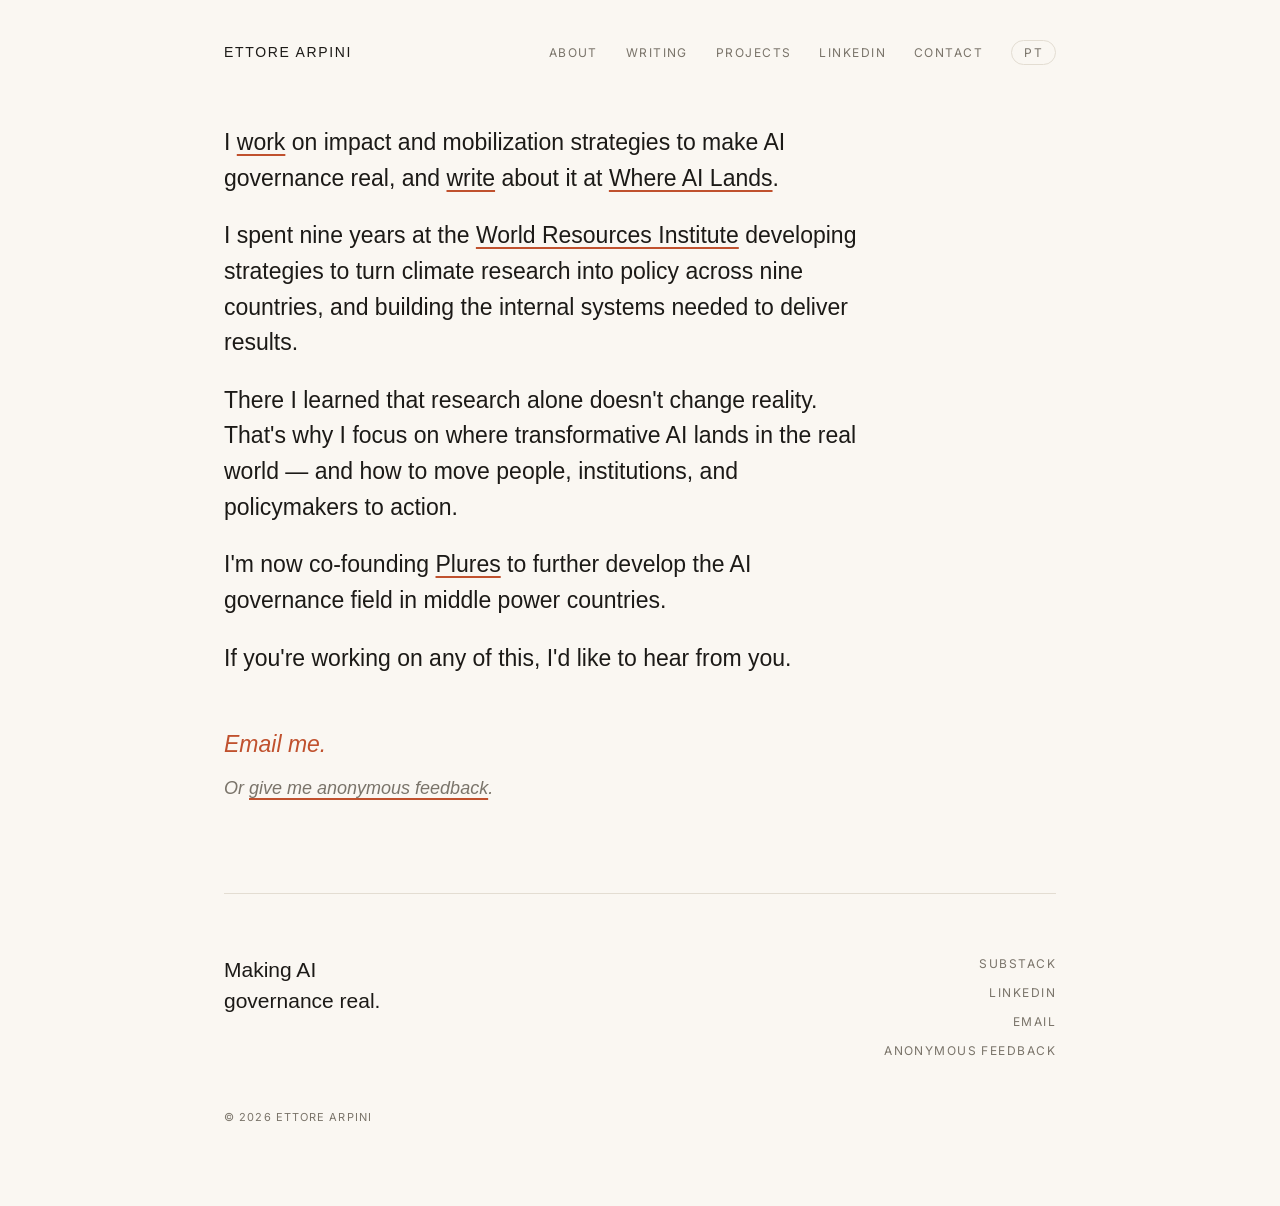
<file: index.html>
<!DOCTYPE html>
<html lang="en">
<head>
<meta charset="UTF-8">
<meta name="viewport" content="width=device-width, initial-scale=1">
<title>Ettore Arpini</title>
<meta name="description" content="Ettore Arpini works on impact and mobilization strategies to make AI governance real, and writes about it at Where AI Lands. Nine years at the World Resources Institute; now co-founding Plures to develop the AI governance field in middle power countries.">
<link rel="preconnect" href="https://fonts.googleapis.com">
<link rel="preconnect" href="https://fonts.gstatic.com" crossorigin>
<link href="https://fonts.googleapis.com/css2?family=Inter:wght@400;500&display=swap" rel="stylesheet">
<link rel="stylesheet" href="style.css">
</head>
<body class="home">
<div class="wrap">
  <header>
    <a class="brand" href="index.html">Ettore Arpini</a>
    <nav>
      <a href="about.html" data-en="About" data-pt="Sobre">About</a>
      <a href="writing.html" data-en="Writing" data-pt="Escrita">Writing</a>
      <a href="projects.html" data-en="Projects" data-pt="Projetos">Projects</a>
      <a href="https://www.linkedin.com/in/arpini" target="_blank" rel="noopener">LinkedIn</a>
      <a href="mailto:ettore.arpini@gmail.com" data-en="Contact" data-pt="Contato">Contact</a>
      <button class="lang-toggle" id="langToggle" aria-label="Switch language">PT</button>
    </nav>
  </header>
</div>

<main>
  <div class="wrap">
    <section class="hero">
      <h1
        data-en="I <a href='https://plures.org/' target='_blank' rel='noopener'>work</a> on impact and mobilization strategies to make AI governance real, and <a href='https://arpini.substack.com/' target='_blank' rel='noopener'>write</a> about it at <a href='https://arpini.substack.com/' target='_blank' rel='noopener'>Where AI Lands</a>."
        data-pt="<a href='https://plures.org/' target='_blank' rel='noopener'>Trabalho</a> com estratégias de impacto e mobilização para tornar a governança de IA realidade, e <a href='https://arpini.substack.com/' target='_blank' rel='noopener'>escrevo</a> sobre isso na <a href='https://arpini.substack.com/' target='_blank' rel='noopener'>Where AI Lands</a>.">
        I <a href='https://plures.org/' target='_blank' rel='noopener'>work</a> on impact and mobilization strategies to make AI governance real, and <a href='https://arpini.substack.com/' target='_blank' rel='noopener'>write</a> about it at <a href='https://arpini.substack.com/' target='_blank' rel='noopener'>Where AI Lands</a>.
      </h1>
      <p class="lead"
        data-en="I spent nine years at the <a href='https://www.wri.org/' target='_blank' rel='noopener'>World Resources Institute</a> developing strategies to turn climate research into policy across nine countries, and building the internal systems needed to deliver results."
        data-pt="Passei nove anos no <a href='https://www.wri.org/' target='_blank' rel='noopener'>World Resources Institute</a> desenvolvendo estratégias para transformar pesquisa climática em política pública em nove países, e construindo os sistemas internos necessários para entregar resultados.">
        I spent nine years at the <a href='https://www.wri.org/' target='_blank' rel='noopener'>World Resources Institute</a> developing strategies to turn climate research into policy across nine countries, and building the internal systems needed to deliver results.
      </p>
      <p class="lead"
        data-en="There I learned that research alone doesn't change reality. That's why I focus on where transformative AI lands in the real world — and how to move people, institutions, and policymakers to action."
        data-pt="Lá aprendi que pesquisa sozinha não muda a realidade. Por isso foco em onde a IA transformadora aterrissa no mundo real — e em como mover pessoas, instituições e formuladores de políticas à ação.">
        There I learned that research alone doesn't change reality. That's why I focus on where transformative AI lands in the real world — and how to move people, institutions, and policymakers to action.
      </p>
      <p class="lead"
        data-en="I'm now co-founding <a href='https://plures.org/' target='_blank' rel='noopener'>Plures</a> to further develop the AI governance field in middle power countries."
        data-pt="Agora estou cofundando a <a href='https://plures.org/' target='_blank' rel='noopener'>Plures</a> para desenvolver ainda mais o campo da governança de IA em países de potência média.">
        I'm now co-founding <a href='https://plures.org/' target='_blank' rel='noopener'>Plures</a> to further develop the AI governance field in middle power countries.
      </p>
      <p class="lead"
        data-en="If you're working on any of this, I'd like to hear from you."
        data-pt="Se você trabalha com algo disso, quero te ouvir.">
        If you're working on any of this, I'd like to hear from you.
      </p>
      <a class="email" href="mailto:ettore.arpini@gmail.com" data-en="Email me." data-pt="Me escreva.">Email me.</a>
      <p class="aside"
        data-en="Or <a href='https://www.admonymous.co/arpini' target='_blank' rel='noopener'>give me anonymous feedback</a>."
        data-pt="Ou <a href='https://www.admonymous.co/arpini' target='_blank' rel='noopener'>me dê um feedback anônimo</a>.">
        Or <a href='https://www.admonymous.co/arpini' target='_blank' rel='noopener'>give me anonymous feedback</a>.
      </p>
    </section>
  </div>
</main>

<div class="wrap">
  <footer>
    <div class="footer-inner">
      <div class="sig"
        data-en="Making AI<br>governance real."
        data-pt="Tornando a governança<br>de IA realidade.">
        Making AI<br>governance real.
      </div>
      <div class="socials">
        <a href="https://arpini.substack.com" target="_blank" rel="noopener">Substack</a>
        <a href="https://www.linkedin.com/in/arpini" target="_blank" rel="noopener">LinkedIn</a>
        <a href="mailto:ettore.arpini@gmail.com">Email</a>
        <a href="https://www.admonymous.co/arpini" target="_blank" rel="noopener" data-en="Anonymous feedback" data-pt="Feedback anônimo">Anonymous feedback</a>
      </div>
    </div>
    <div class="copyright">© 2026 Ettore Arpini</div>
  </footer>
</div>

<script src="site.js"></script>
</body>
</html>
</file>
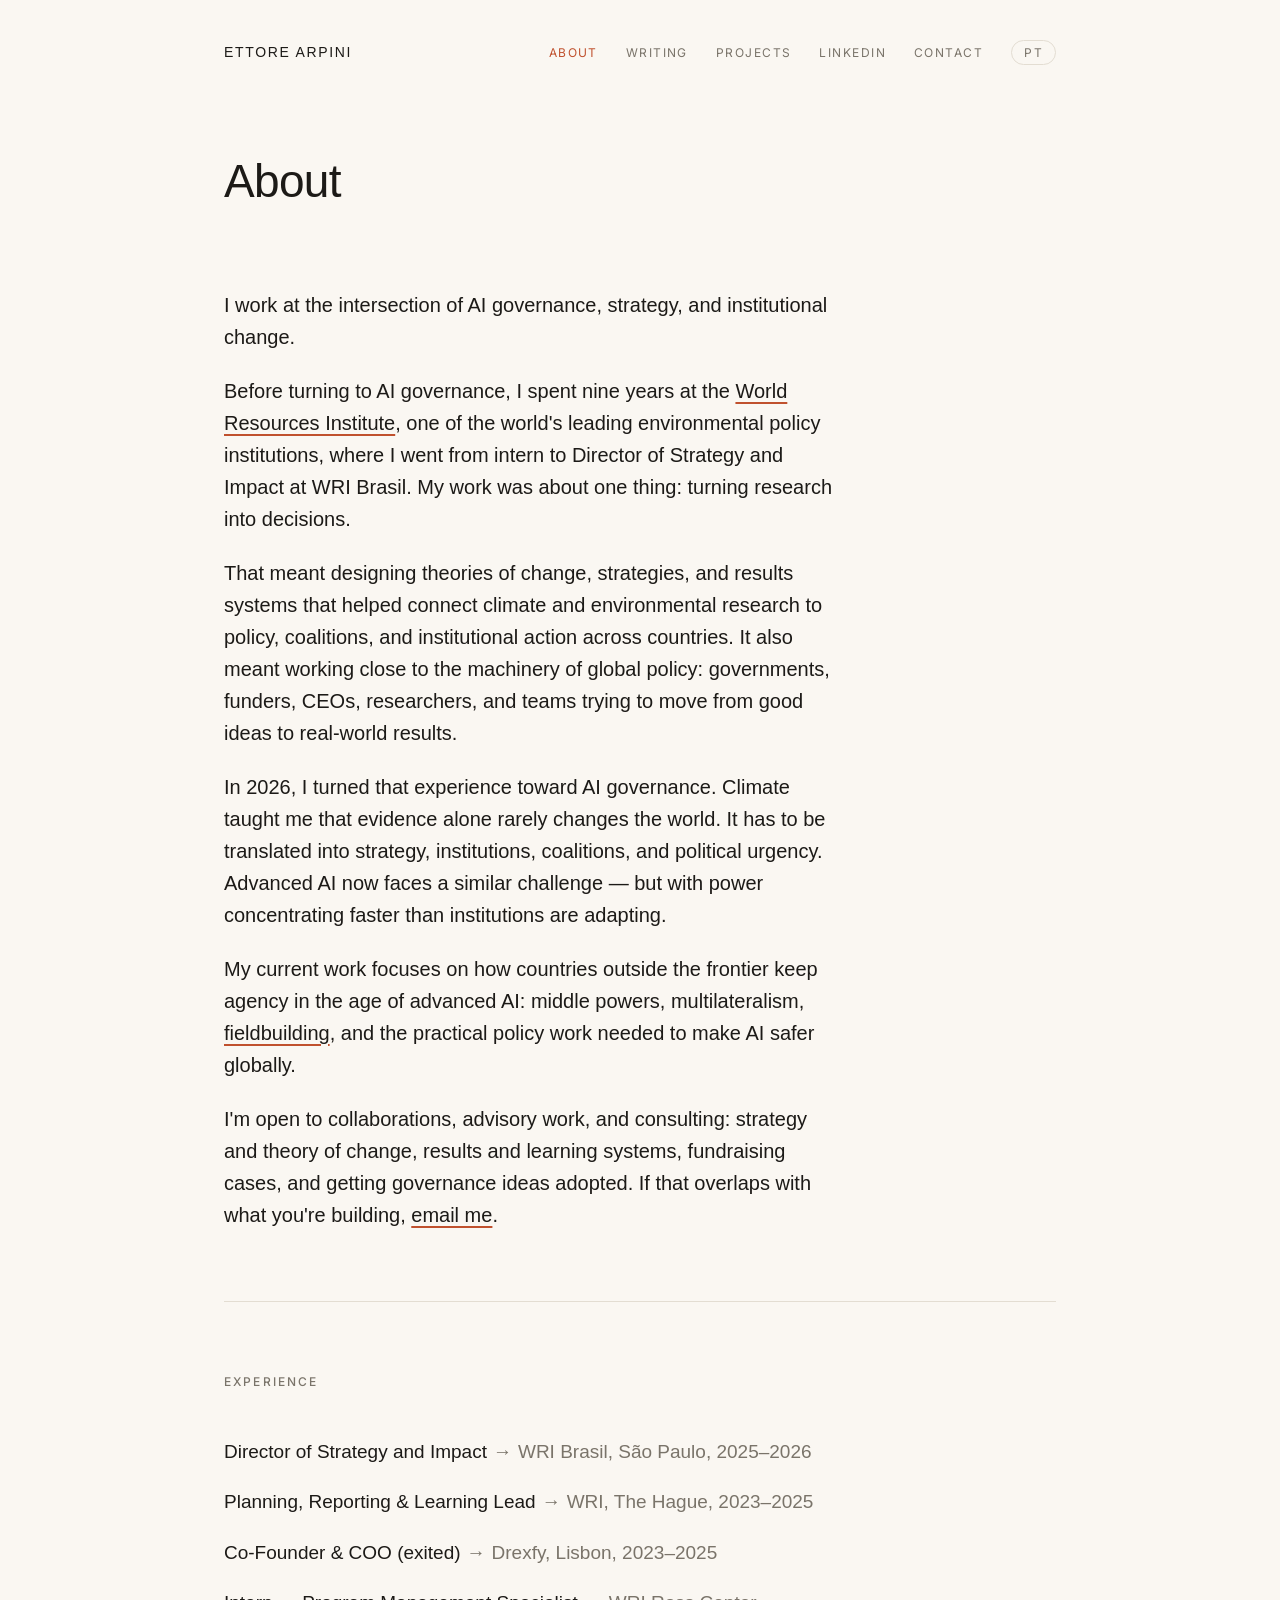
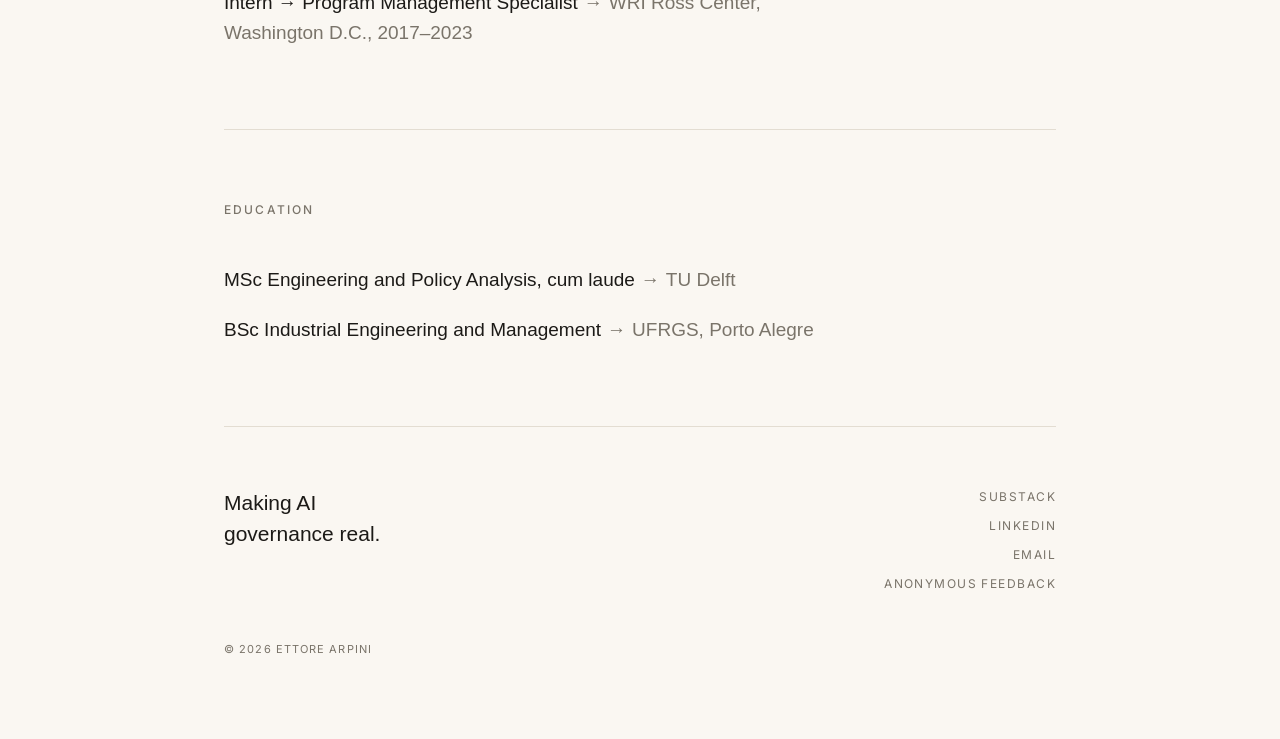
<file: about.html>
<!DOCTYPE html>
<html lang="en">
<head>
<meta charset="UTF-8">
<meta name="viewport" content="width=device-width, initial-scale=1">
<title>About — Ettore Arpini</title>
<meta name="description" content="About Ettore Arpini — from climate policy at WRI to AI governance.">
<link rel="preconnect" href="https://fonts.googleapis.com">
<link rel="preconnect" href="https://fonts.gstatic.com" crossorigin>
<link href="https://fonts.googleapis.com/css2?family=Inter:wght@400;500&display=swap" rel="stylesheet">
<link rel="stylesheet" href="style.css">
</head>
<body>
<div class="wrap">
  <header>
    <a class="brand" href="index.html">Ettore Arpini</a>
    <nav>
      <a href="about.html" class="active" data-en="About" data-pt="Sobre">About</a>
      <a href="writing.html" data-en="Writing" data-pt="Escrita">Writing</a>
      <a href="projects.html" data-en="Projects" data-pt="Projetos">Projects</a>
      <a href="https://www.linkedin.com/in/arpini" target="_blank" rel="noopener">LinkedIn</a>
      <a href="mailto:ettore.arpini@gmail.com" data-en="Contact" data-pt="Contato">Contact</a>
      <button class="lang-toggle" id="langToggle" aria-label="Switch language">PT</button>
    </nav>
  </header>
</div>

<main>
  <div class="wrap">
    <h1 class="page-title" data-en="About" data-pt="Sobre">About</h1>

    <section class="about">
      <p data-en="I work at the intersection of AI governance, strategy, and institutional change."
         data-pt="Trabalho na interseção entre governança de IA, estratégia e mudança institucional.">
        I work at the intersection of AI governance, strategy, and institutional change.
      </p>
      <p data-en="Before turning to AI governance, I spent nine years at the <a href='https://www.wri.org' target='_blank' rel='noopener'>World Resources Institute</a>, one of the world's leading environmental policy institutions, where I went from intern to Director of Strategy and Impact at WRI Brasil. My work was about one thing: turning research into decisions."
         data-pt="Antes de me voltar para a governança de IA, passei nove anos no <a href='https://www.wri.org' target='_blank' rel='noopener'>World Resources Institute</a>, uma das principais instituições de política ambiental do mundo, onde fui de estagiário a Diretor de Estratégia e Impacto do WRI Brasil. Meu trabalho era sobre uma coisa: transformar pesquisa em decisão.">
        Before turning to AI governance, I spent nine years at the <a href='https://www.wri.org' target='_blank' rel='noopener'>World Resources Institute</a>, one of the world's leading environmental policy institutions, where I went from intern to Director of Strategy and Impact at WRI Brasil. My work was about one thing: turning research into decisions.
      </p>
      <p data-en="That meant designing theories of change, strategies, and results systems that helped connect climate and environmental research to policy, coalitions, and institutional action across countries. It also meant working close to the machinery of global policy: governments, funders, CEOs, researchers, and teams trying to move from good ideas to real-world results."
         data-pt="Isso significava desenhar teorias da mudança, estratégias e sistemas de resultados que ajudavam a conectar pesquisa climática e ambiental a políticas, coalizões e ação institucional em diversos países. Também significava trabalhar perto da engrenagem da política global: governos, financiadores, CEOs, pesquisadores e equipes tentando ir de boas ideias a resultados concretos.">
        That meant designing theories of change, strategies, and results systems that helped connect climate and environmental research to policy, coalitions, and institutional action across countries. It also meant working close to the machinery of global policy: governments, funders, CEOs, researchers, and teams trying to move from good ideas to real-world results.
      </p>
      <p data-en="In 2026, I turned that experience toward AI governance. Climate taught me that evidence alone rarely changes the world. It has to be translated into strategy, institutions, coalitions, and political urgency. Advanced AI now faces a similar challenge — but with power concentrating faster than institutions are adapting."
         data-pt="Em 2026, apontei essa experiência para a governança de IA. O clima me ensinou que evidência sozinha raramente muda o mundo. Ela precisa ser traduzida em estratégia, instituições, coalizões e urgência política. A IA avançada enfrenta agora um desafio parecido — mas com o poder se concentrando mais rápido do que as instituições estão se adaptando.">
        In 2026, I turned that experience toward AI governance. Climate taught me that evidence alone rarely changes the world. It has to be translated into strategy, institutions, coalitions, and political urgency. Advanced AI now faces a similar challenge — but with power concentrating faster than institutions are adapting.
      </p>
      <p data-en="My current work focuses on how countries outside the frontier keep agency in the age of advanced AI: middle powers, multilateralism, <a href='https://plures.org' target='_blank' rel='noopener'>fieldbuilding</a>, and the practical policy work needed to make AI safer globally."
         data-pt="Meu trabalho atual foca em como países fora da fronteira mantêm agência na era da IA avançada: potências médias, multilateralismo, <a href='https://plures.org' target='_blank' rel='noopener'>construção de campo</a> e o trabalho prático de políticas necessário para tornar a IA mais segura globalmente.">
        My current work focuses on how countries outside the frontier keep agency in the age of advanced AI: middle powers, multilateralism, <a href='https://plures.org' target='_blank' rel='noopener'>fieldbuilding</a>, and the practical policy work needed to make AI safer globally.
      </p>
      <p data-en="I'm open to collaborations, advisory work, and consulting: strategy and theory of change, results and learning systems, fundraising cases, and getting governance ideas adopted. If that overlaps with what you're building, <a href='mailto:ettore.arpini@gmail.com'>email me</a>."
         data-pt="Estou aberto a colaborações, trabalho de assessoria e consultoria: estratégia e teoria da mudança, sistemas de resultados e aprendizagem, casos de captação de recursos e a adoção de ideias de governança. Se isso cruza com o que você está construindo, <a href='mailto:ettore.arpini@gmail.com'>me escreva</a>.">
        I'm open to collaborations, advisory work, and consulting: strategy and theory of change, results and learning systems, fundraising cases, and getting governance ideas adopted. If that overlaps with what you're building, <a href='mailto:ettore.arpini@gmail.com'>email me</a>.
      </p>
    </section>

    <section>
      <div class="label" data-en="Experience" data-pt="Experiência">Experience</div>
      <ul class="exp">
        <li><span class="role" data-en="Director of Strategy and Impact" data-pt="Diretor de Estratégia e Impacto">Director of Strategy and Impact</span><span class="arrow">→</span><span class="where">WRI Brasil, São Paulo, 2025–2026</span></li>
        <li><span class="role" data-en="Planning, Reporting &amp; Learning Lead" data-pt="Líder de Planejamento e Aprendizagem">Planning, Reporting &amp; Learning Lead</span><span class="arrow">→</span><span class="where" data-en="WRI, The Hague, 2023–2025" data-pt="WRI, Haia, 2023–2025">WRI, The Hague, 2023–2025</span></li>
        <li><span class="role" data-en="Co-Founder &amp; COO (exited)" data-pt="Cofundador e COO (com saída)">Co-Founder &amp; COO (exited)</span><span class="arrow">→</span><span class="where" data-en="Drexfy, Lisbon, 2023–2025" data-pt="Drexfy, Lisboa, 2023–2025">Drexfy, Lisbon, 2023–2025</span></li>
        <li><span class="role" data-en="Intern → Program Management Specialist" data-pt="Estagiário → Especialista em Gestão de Programas">Intern → Program Management Specialist</span><span class="arrow">→</span><span class="where">WRI Ross Center, Washington D.C., 2017–2023</span></li>
      </ul>
    </section>

    <section>
      <div class="label" data-en="Education" data-pt="Formação">Education</div>
      <ul class="exp">
        <li><span class="role" data-en="MSc Engineering and Policy Analysis, cum laude" data-pt="Mestrado em Engenharia e Análise de Políticas, cum laude">MSc Engineering and Policy Analysis, cum laude</span><span class="arrow">→</span><span class="where">TU Delft</span></li>
        <li><span class="role" data-en="BSc Industrial Engineering and Management" data-pt="Engenharia de Produção">BSc Industrial Engineering and Management</span><span class="arrow">→</span><span class="where">UFRGS, Porto Alegre</span></li>
      </ul>
    </section>
  </div>
</main>

<div class="wrap">
  <footer>
    <div class="footer-inner">
      <div class="sig"
        data-en="Making AI<br>governance real."
        data-pt="Tornando a governança<br>de IA realidade.">
        Making AI<br>governance real.
      </div>
      <div class="socials">
        <a href="https://arpini.substack.com" target="_blank" rel="noopener">Substack</a>
        <a href="https://www.linkedin.com/in/arpini" target="_blank" rel="noopener">LinkedIn</a>
        <a href="mailto:ettore.arpini@gmail.com">Email</a>
        <a href="https://www.admonymous.co/arpini" target="_blank" rel="noopener" data-en="Anonymous feedback" data-pt="Feedback anônimo">Anonymous feedback</a>
      </div>
    </div>
    <div class="copyright">© 2026 Ettore Arpini</div>
  </footer>
</div>

<script src="site.js"></script>
</body>
</html>
</file>
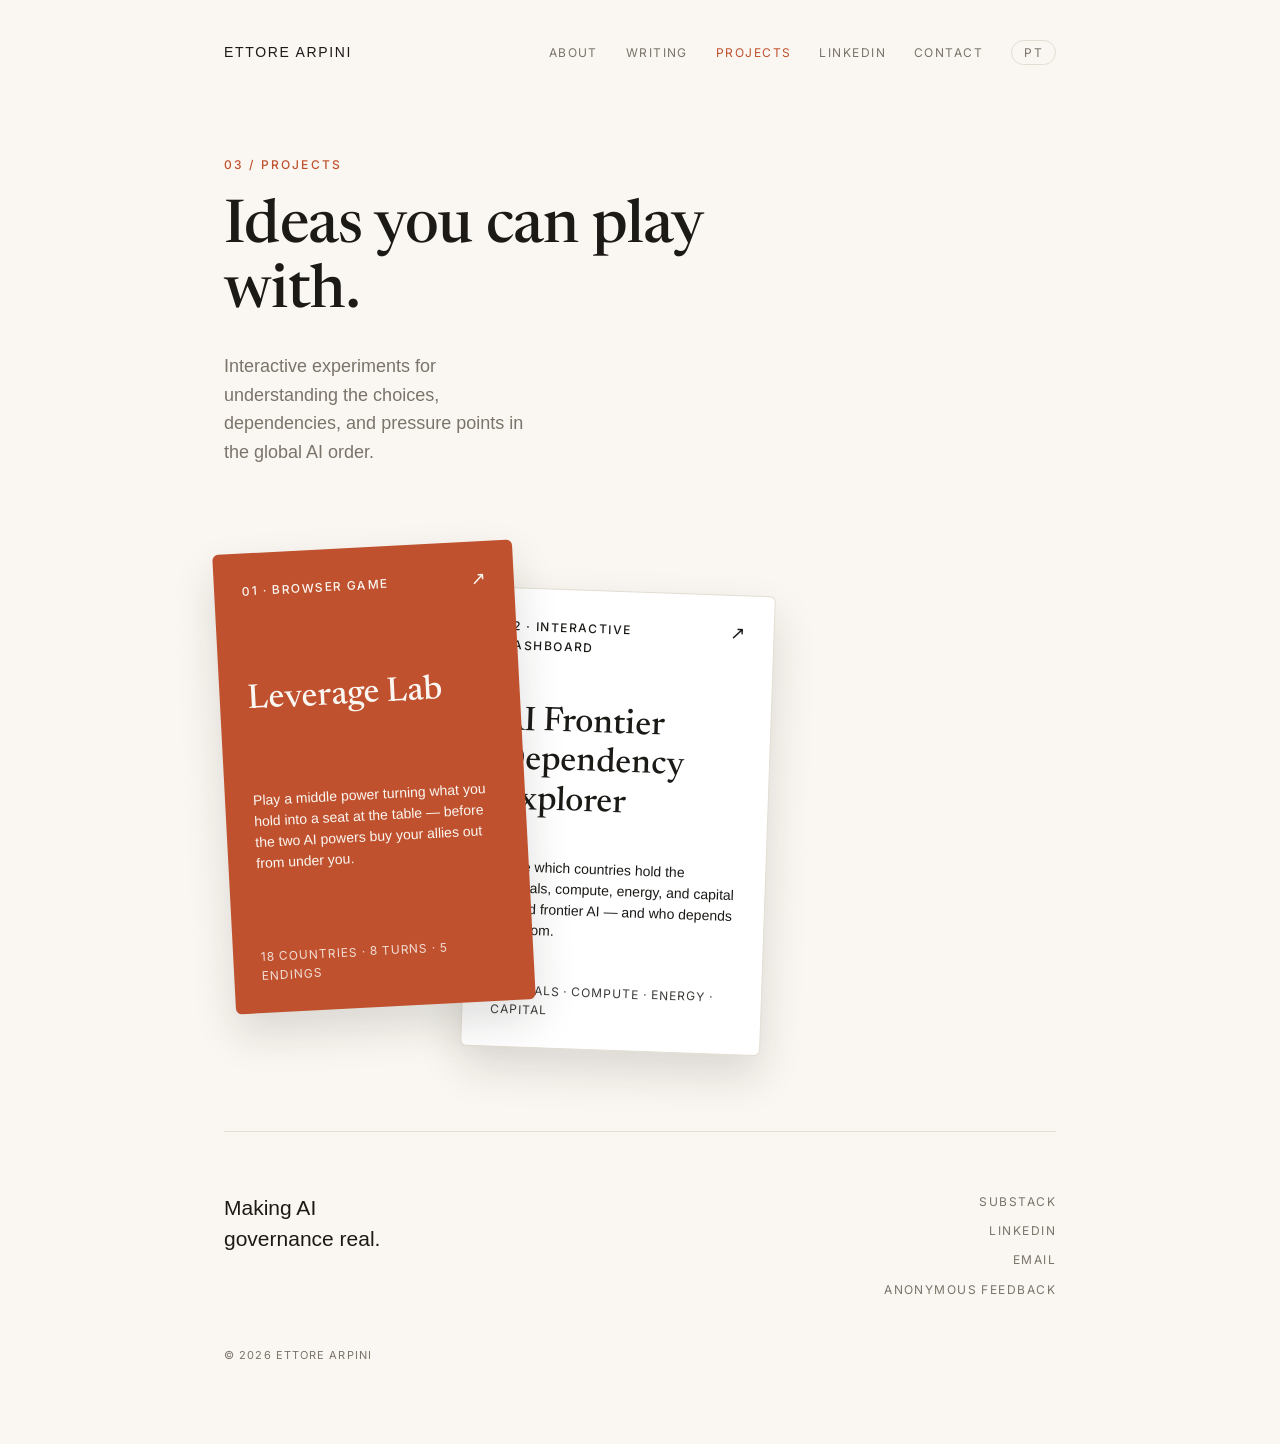
<file: projects.html>
<!DOCTYPE html>
<html lang="en">
<head>
<meta charset="UTF-8">
<meta name="viewport" content="width=device-width, initial-scale=1">
<title>Projects — Ettore Arpini</title>
<meta name="description" content="Interactive experiments for understanding the choices, dependencies, and pressure points in the global AI order — Leverage Lab and the AI Frontier Dependency Explorer.">
<link rel="preconnect" href="https://fonts.googleapis.com">
<link rel="preconnect" href="https://fonts.gstatic.com" crossorigin>
<link href="https://fonts.googleapis.com/css2?family=Inter:wght@400;500&family=Newsreader:wght@500;600&display=swap" rel="stylesheet">
<link rel="stylesheet" href="style.css">
</head>
<body class="projects-page">
<div class="wrap">
  <header>
    <a class="brand" href="index.html">Ettore Arpini</a>
    <nav>
      <a href="about.html" data-en="About" data-pt="Sobre">About</a>
      <a href="writing.html" data-en="Writing" data-pt="Escrita">Writing</a>
      <a href="projects.html" class="active" data-en="Projects" data-pt="Projetos">Projects</a>
      <a href="https://www.linkedin.com/in/arpini" target="_blank" rel="noopener">LinkedIn</a>
      <a href="mailto:ettore.arpini@gmail.com" data-en="Contact" data-pt="Contato">Contact</a>
      <button class="lang-toggle" id="langToggle" aria-label="Switch language">PT</button>
    </nav>
  </header>
</div>

<main>
  <div class="wrap">
    <section class="projects-hero">
      <div class="eyebrow" data-en="03 / Projects" data-pt="03 / Projetos">03 / Projects</div>
      <h1 class="projects-title" data-en="Ideas you can play with." data-pt="Ideias com as quais você pode jogar.">Ideas you can play with.</h1>
      <p class="projects-sub"
        data-en="Interactive experiments for understanding the choices, dependencies, and pressure points in the global AI order."
        data-pt="Experimentos interativos para entender as escolhas, dependências e pontos de pressão na ordem global da IA.">
        Interactive experiments for understanding the choices, dependencies, and pressure points in the global AI order.
      </p>
    </section>

    <section class="project-cards-section">
      <div class="project-cards">
        <a class="project-card card-a" href="https://ettorearpini.com/leverage-lab/" target="_blank" rel="noopener">
          <div class="card-top">
            <span class="card-eyebrow" data-en="01 · Browser game" data-pt="01 · Jogo de navegador">01 · Browser game</span>
            <span class="card-arrow" aria-hidden="true">↗</span>
          </div>
          <h2 class="card-title">Leverage Lab</h2>
          <p class="card-desc"
            data-en="Play a middle power turning what you hold into a seat at the table — before the two AI powers buy your allies out from under you."
            data-pt="Jogue como uma potência média transformando o que você tem em um lugar à mesa — antes que as duas potências de IA comprem seus aliados por baixo do pano.">
            Play a middle power turning what you hold into a seat at the table — before the two AI powers buy your allies out from under you.
          </p>
          <div class="card-stats" data-en="18 countries · 8 turns · 5 endings" data-pt="18 países · 8 turnos · 5 finais">18 countries · 8 turns · 5 endings</div>
        </a>

        <a class="project-card card-b" href="https://ettorearpini.com/frontier-ai-dependency-explorer/" target="_blank" rel="noopener">
          <div class="card-top">
            <span class="card-eyebrow" data-en="02 · Interactive dashboard" data-pt="02 · Painel interativo">02 · Interactive dashboard</span>
            <span class="card-arrow" aria-hidden="true">↗</span>
          </div>
          <h2 class="card-title">AI Frontier Dependency Explorer</h2>
          <p class="card-desc"
            data-en="Trace which countries hold the minerals, compute, energy, and capital behind frontier AI — and who depends on whom."
            data-pt="Veja quais países controlam os minerais, a computação, a energia e o capital por trás da IA de fronteira — e quem depende de quem.">
            Trace which countries hold the minerals, compute, energy, and capital behind frontier AI — and who depends on whom.
          </p>
          <div class="card-stats" data-en="Minerals · Compute · Energy · Capital" data-pt="Minerais · Computação · Energia · Capital">Minerals · Compute · Energy · Capital</div>
        </a>
      </div>
    </section>
  </div>
</main>

<div class="wrap">
  <footer>
    <div class="footer-inner">
      <div class="sig"
        data-en="Making AI<br>governance real."
        data-pt="Tornando a governança<br>de IA realidade.">
        Making AI<br>governance real.
      </div>
      <div class="socials">
        <a href="https://arpini.substack.com" target="_blank" rel="noopener">Substack</a>
        <a href="https://www.linkedin.com/in/arpini" target="_blank" rel="noopener">LinkedIn</a>
        <a href="mailto:ettore.arpini@gmail.com">Email</a>
        <a href="https://www.admonymous.co/arpini" target="_blank" rel="noopener" data-en="Anonymous feedback" data-pt="Feedback anônimo">Anonymous feedback</a>
      </div>
    </div>
    <div class="copyright">© 2026 Ettore Arpini</div>
  </footer>
</div>

<script src="site.js"></script>
</body>
</html>
</file>
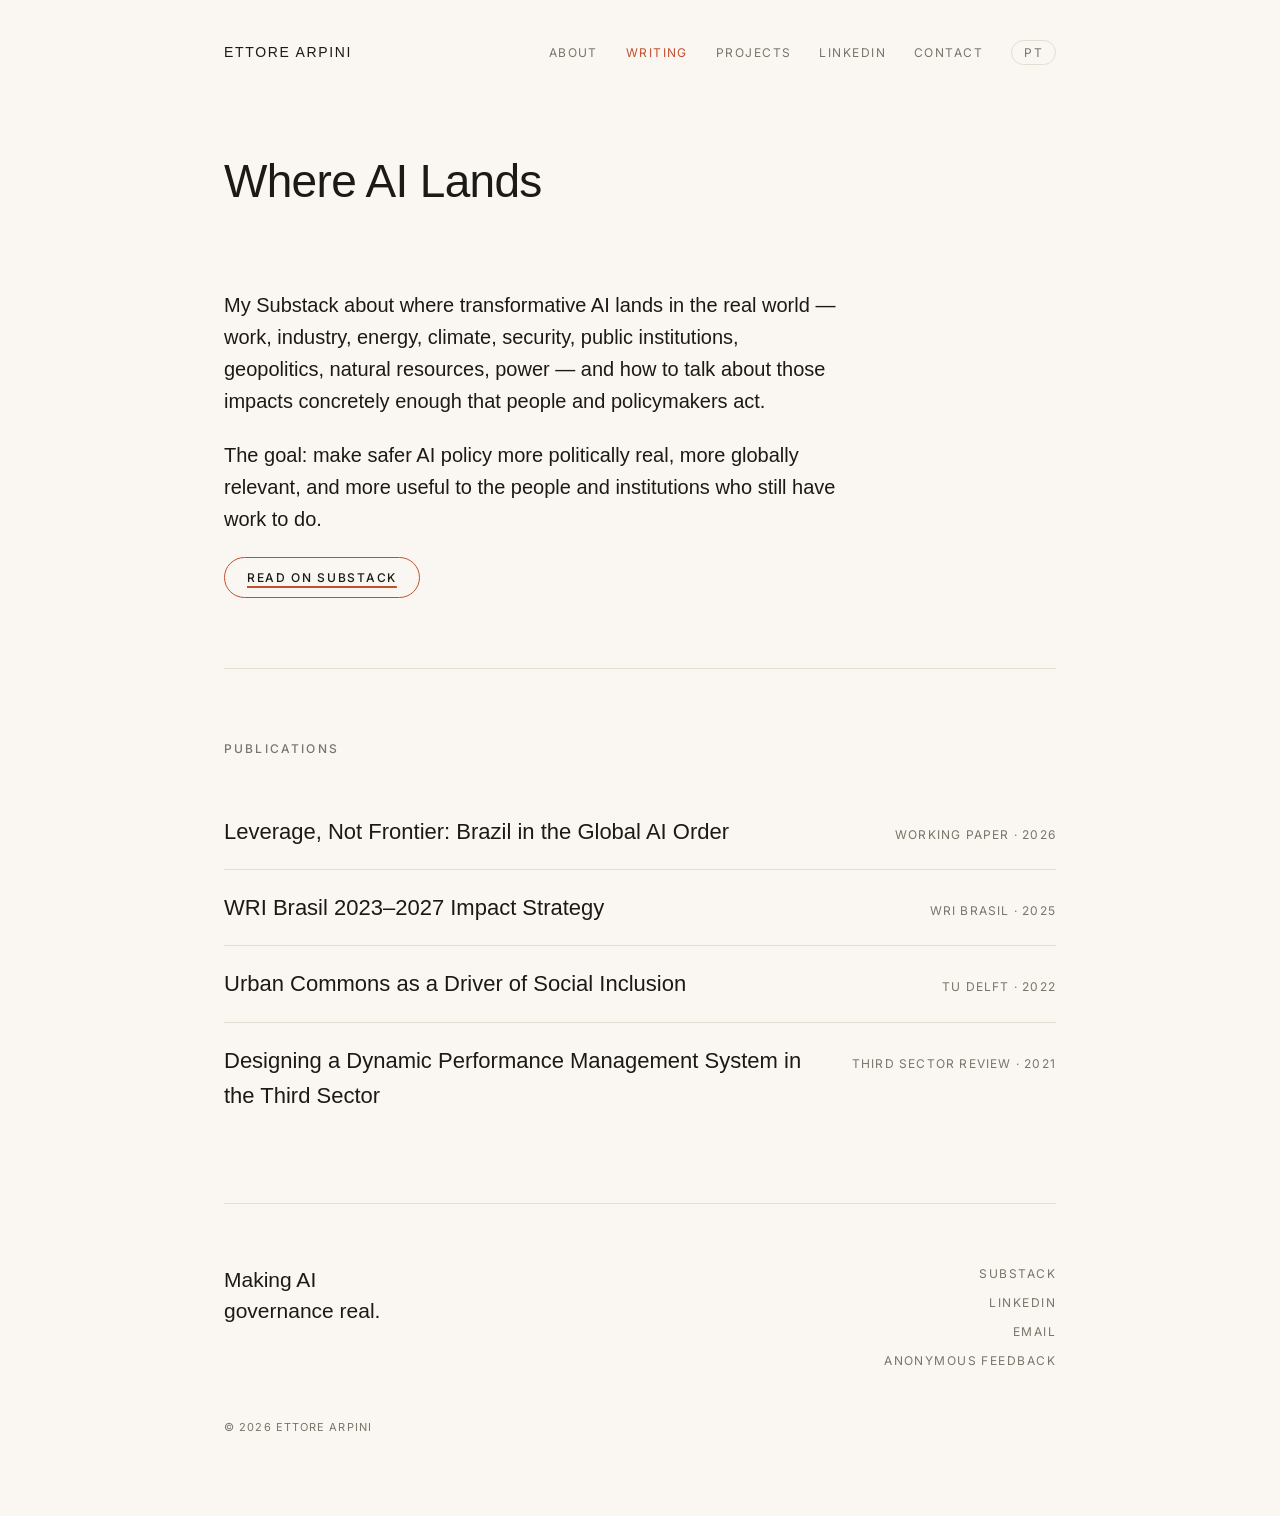
<file: writing.html>
<!DOCTYPE html>
<html lang="en">
<head>
<meta charset="UTF-8">
<meta name="viewport" content="width=device-width, initial-scale=1">
<title>Writing — Ettore Arpini</title>
<meta name="description" content="Where AI Lands — Ettore Arpini's Substack on how transformative AI lands in the real world, and how to talk about it so people actually care.">
<link rel="preconnect" href="https://fonts.googleapis.com">
<link rel="preconnect" href="https://fonts.gstatic.com" crossorigin>
<link href="https://fonts.googleapis.com/css2?family=Inter:wght@400;500&display=swap" rel="stylesheet">
<link rel="stylesheet" href="style.css">
</head>
<body>
<div class="wrap">
  <header>
    <a class="brand" href="index.html">Ettore Arpini</a>
    <nav>
      <a href="about.html" data-en="About" data-pt="Sobre">About</a>
      <a href="writing.html" class="active" data-en="Writing" data-pt="Escrita">Writing</a>
      <a href="projects.html" data-en="Projects" data-pt="Projetos">Projects</a>
      <a href="https://www.linkedin.com/in/arpini" target="_blank" rel="noopener">LinkedIn</a>
      <a href="mailto:ettore.arpini@gmail.com" data-en="Contact" data-pt="Contato">Contact</a>
      <button class="lang-toggle" id="langToggle" aria-label="Switch language">PT</button>
    </nav>
  </header>
</div>

<main>
  <div class="wrap">
    <h1 class="page-title">Where AI Lands</h1>

    <section class="about">
      <p class="lead"
        data-en="My Substack about where transformative AI lands in the real world — work, industry, energy, climate, security, public institutions, geopolitics, natural resources, power — and how to talk about those impacts concretely enough that people and policymakers act."
        data-pt="Minha Substack sobre onde a IA transformadora aterrissa no mundo real — trabalho, indústria, energia, clima, segurança, instituições públicas, geopolítica, recursos naturais, poder — e como falar sobre esses impactos de forma concreta o suficiente para que pessoas e formuladores de políticas ajam.">
        My Substack about where transformative AI lands in the real world — work, industry, energy, climate, security, public institutions, geopolitics, natural resources, power — and how to talk about those impacts concretely enough that people and policymakers act.
      </p>
      <p class="lead"
        data-en="The goal: make safer AI policy more politically real, more globally relevant, and more useful to the people and institutions who still have work to do."
        data-pt="O objetivo: tornar políticas para uma IA mais segura mais politicamente reais, mais globalmente relevantes e mais úteis para as pessoas e instituições que ainda têm trabalho a fazer.">
        The goal: make safer AI policy more politically real, more globally relevant, and more useful to the people and institutions who still have work to do.
      </p>
      <a class="btn" href="https://arpini.substack.com" target="_blank" rel="noopener" data-en="Read on Substack" data-pt="Ler na Substack">Read on Substack</a>
    </section>

    <section>
      <div class="label" data-en="Publications" data-pt="Publicações">Publications</div>
      <ul class="writing-list">
        <li><a href="https://ettorearpini.com/brazil-ai-analysis/">
          <span class="title" data-en="Leverage, Not Frontier: Brazil in the Global AI Order" data-pt="Alavancagem, não fronteira: o Brasil na ordem global da IA">Leverage, Not Frontier: Brazil in the Global AI Order</span>
          <span class="meta" data-en="Working paper · 2026" data-pt="Working paper · 2026">Working paper · 2026</span>
        </a></li>
        <li><a href="https://files.wri.org/d8/s3fs-public/2025-11/wri-brasil-2023-27-strategy.pdf" target="_blank" rel="noopener">
          <span class="title" data-en="WRI Brasil 2023–2027 Impact Strategy" data-pt="Estratégia de Impacto 2023–2027 do WRI Brasil">WRI Brasil 2023–2027 Impact Strategy</span>
          <span class="meta" data-en="WRI Brasil · 2025" data-pt="WRI Brasil · 2025">WRI Brasil · 2025</span>
        </a></li>
        <li><a href="https://resolver.tudelft.nl/uuid:b57017ef-79a1-4af7-ac52-201af5988259" target="_blank" rel="noopener">
          <span class="title" data-en="Urban Commons as a Driver of Social Inclusion" data-pt="Urban Commons as a Driver of Social Inclusion">Urban Commons as a Driver of Social Inclusion</span>
          <span class="meta" data-en="TU Delft · 2022" data-pt="TU Delft · 2022">TU Delft · 2022</span>
        </a></li>
        <li><a href="https://search.informit.org/doi/10.3316/informit.485625462338784" target="_blank" rel="noopener">
          <span class="title" data-en="Designing a Dynamic Performance Management System in the Third Sector" data-pt="Designing a Dynamic Performance Management System in the Third Sector">Designing a Dynamic Performance Management System in the Third Sector</span>
          <span class="meta" data-en="Third Sector Review · 2021" data-pt="Third Sector Review · 2021">Third Sector Review · 2021</span>
        </a></li>
      </ul>
    </section>
  </div>
</main>

<div class="wrap">
  <footer>
    <div class="footer-inner">
      <div class="sig"
        data-en="Making AI<br>governance real."
        data-pt="Tornando a governança<br>de IA realidade.">
        Making AI<br>governance real.
      </div>
      <div class="socials">
        <a href="https://arpini.substack.com" target="_blank" rel="noopener">Substack</a>
        <a href="https://www.linkedin.com/in/arpini" target="_blank" rel="noopener">LinkedIn</a>
        <a href="mailto:ettore.arpini@gmail.com">Email</a>
        <a href="https://www.admonymous.co/arpini" target="_blank" rel="noopener" data-en="Anonymous feedback" data-pt="Feedback anônimo">Anonymous feedback</a>
      </div>
    </div>
    <div class="copyright">© 2026 Ettore Arpini</div>
  </footer>
</div>

<script src="site.js"></script>
</body>
</html>
</file>
<file: style.css>
/* Ettore Arpini — personal site */
:root {
  --bg: #faf7f2;
  --ink: #1c1a17;
  --muted: #7a746a;
  --line: #e3ddd2;
  --accent: #C0512E; /* terracotta accent */
  --titles: "Helvetica Neue", Helvetica, Arial, sans-serif;
}
* { margin: 0; padding: 0; box-sizing: border-box; }
html { scroll-behavior: smooth; }
body {
  background: var(--bg);
  color: var(--ink);
  font-family: "Helvetica Neue", Helvetica, Arial, sans-serif;
  font-size: 18px;
  line-height: 1.6;
  -webkit-font-smoothing: antialiased;
  min-height: 100vh;
  display: flex;
  flex-direction: column;
}
.wrap { max-width: 880px; margin: 0 auto; padding: 0 24px; width: 100%; }
main { flex: 1; }
body.home main { display: flex; align-items: center; }
body.home .hero { padding: 60px 0 90px; }
body.home .hero h1 {
  font-size: clamp(18px, 2.4vw, 23px);
  line-height: 1.55;
  letter-spacing: 0;
  max-width: 640px;
  margin-bottom: 22px;
}
.hero .lead {
  font-family: var(--titles);
  max-width: 640px;
  font-size: clamp(18px, 2.4vw, 23px);
  line-height: 1.55;
  margin-bottom: 22px;
}
.hero .lead a {
  color: inherit;
  text-decoration: underline;
  text-decoration-color: var(--accent);
  text-decoration-thickness: 2px;
  text-underline-offset: 4px;
  transition: color .15s;
}
.hero .lead a:hover { color: var(--accent); }
.hero .aside {
  margin-top: 10px;
  font-size: 18px; font-style: italic;
  color: var(--muted);
}
.hero .aside a {
  color: inherit;
  text-decoration: underline;
  text-decoration-color: var(--accent);
  text-decoration-thickness: 2px;
  text-underline-offset: 4px;
}
.hero .aside a:hover { color: var(--accent); }

/* ---- Nav ---- */
header {
  display: flex; justify-content: space-between; align-items: baseline;
  padding: 40px 0 0;
}
.brand {
  font-family: var(--titles);
  font-size: 14px; font-weight: 500;
  letter-spacing: .12em; text-transform: uppercase;
  color: var(--ink); text-decoration: none;
}
nav { display: flex; gap: 28px; align-items: baseline; }
nav a {
  font-family: "Inter", sans-serif;
  font-size: 12px; letter-spacing: .12em; text-transform: uppercase;
  color: var(--muted); text-decoration: none;
  transition: color .15s;
}
nav a:hover { color: var(--ink); }
nav a.active { color: var(--accent); }
.lang-toggle {
  font-family: "Inter", sans-serif;
  font-size: 12px; letter-spacing: .12em;
  background: none; border: 1px solid var(--line); border-radius: 999px;
  padding: 4px 12px; cursor: pointer; color: var(--muted);
  transition: color .15s, border-color .15s;
}
.lang-toggle:hover { color: var(--ink); border-color: var(--muted); }

/* ---- Hero (home) ---- */
.hero { padding: 120px 0 90px; }
.hero h1 {
  font-family: var(--titles);
  font-weight: 400;
  font-size: clamp(26px, 4.2vw, 42px);
  line-height: 1.35;
  letter-spacing: -0.015em;
  max-width: 21em;
}
.hero h1 em { font-style: italic; }
.hero .email {
  display: inline-block; margin-top: 28px;
  font-size: clamp(18px, 2.4vw, 23px); font-style: italic;
  color: var(--accent); text-decoration: none;
  border-bottom: 1px solid transparent;
  transition: border-color .15s;
}
.hero .email:hover { border-color: var(--accent); }

/* ---- Page sections ---- */
section { padding: 70px 0; }
section + section { border-top: 1px solid var(--line); }
.page-title {
  font-family: var(--titles);
  font-weight: 400;
  font-size: clamp(30px, 4.5vw, 46px);
  letter-spacing: -0.015em;
  padding: 80px 0 0;
}
.label {
  font-family: "Inter", sans-serif;
  font-size: 12px; font-weight: 500;
  letter-spacing: .18em; text-transform: uppercase;
  color: var(--muted);
  margin-bottom: 36px;
}

/* Lead paragraph + button */
.lead { max-width: 640px; font-size: 20px; margin-bottom: 28px; }
.btn {
  display: inline-block;
  font-family: "Inter", sans-serif;
  font-size: 12px; font-weight: 500;
  letter-spacing: .14em; text-transform: uppercase;
  color: var(--accent); text-decoration: none;
  border: 1px solid var(--accent); border-radius: 999px;
  padding: 10px 22px;
  transition: background .15s, color .15s;
}
.btn:hover { background: var(--accent); color: var(--bg); }

/* Inline links in prose */
.about a, .hero a {
  color: inherit;
  text-decoration: underline;
  text-decoration-color: var(--accent);
  text-decoration-thickness: 2px;
  text-underline-offset: 4px;
  transition: color .15s;
}
.about a:hover, .hero a:hover { color: var(--accent); }

/* Writing list */
.writing-list { list-style: none; }
.writing-list li { border-bottom: 1px solid var(--line); }
.writing-list li:last-child { border-bottom: none; }
.writing-list a {
  display: flex; justify-content: space-between; align-items: baseline; gap: 24px;
  padding: 20px 0;
  color: var(--ink); text-decoration: none;
}
.writing-list .title {
  font-family: var(--titles);
  font-size: 22px; font-weight: 400;
  transition: color .15s;
}
.writing-list a:hover .title { color: var(--accent); }
.writing-list .meta {
  font-family: "Inter", sans-serif;
  font-size: 12px; letter-spacing: .1em; text-transform: uppercase;
  color: var(--muted); white-space: nowrap;
}

/* Projects page */
.projects-hero { padding: 90px 0 30px; max-width: 620px; }
.projects-hero .eyebrow {
  font-family: "Inter", sans-serif;
  font-size: 12px; font-weight: 500;
  letter-spacing: .18em; text-transform: uppercase;
  color: var(--accent);
  margin-bottom: 22px;
}
.projects-title {
  font-family: "Newsreader", Georgia, serif;
  font-weight: 500;
  font-size: clamp(38px, 6.5vw, 60px);
  line-height: 1.08;
  letter-spacing: -0.01em;
  color: var(--ink);
  margin-bottom: 26px;
}
.projects-sub {
  font-size: 18px; line-height: 1.6;
  color: var(--muted);
  max-width: 300px;
}

.project-cards-section { border-top: none; padding: 10px 0 20px; }
.project-cards {
  display: flex;
  align-items: flex-start;
  flex-wrap: wrap;
  padding: 40px 0 60px;
}
.project-card {
  display: flex; flex-direction: column; justify-content: space-between;
  width: 300px; min-height: 460px;
  padding: 28px;
  border-radius: 6px;
  text-decoration: none;
  box-shadow: 0 20px 44px rgba(28, 26, 23, .14);
  transition: transform .2s ease, box-shadow .2s ease;
}
.project-card:hover { transform: translateY(-6px) rotate(0deg); box-shadow: 0 26px 52px rgba(28, 26, 23, .18); }
.card-a {
  background: var(--accent);
  color: var(--bg);
  transform: rotate(-3deg);
  z-index: 2;
}
.card-b {
  background: #fff;
  border: 1px solid var(--line);
  color: var(--ink);
  transform: rotate(2deg);
  margin-left: -56px;
  margin-top: 44px;
  z-index: 1;
}
.card-top { display: flex; justify-content: space-between; align-items: flex-start; gap: 12px; }
.card-eyebrow {
  font-family: "Inter", sans-serif;
  font-size: 12px; font-weight: 500;
  letter-spacing: .12em; text-transform: uppercase;
}
.card-arrow { font-size: 18px; line-height: 1; }
.card-title {
  font-family: "Newsreader", Georgia, serif;
  font-weight: 500;
  font-size: clamp(26px, 3vw, 34px);
  line-height: 1.15;
  margin: 28px 0 16px;
}
.card-desc {
  font-family: "Helvetica Neue", Helvetica, Arial, sans-serif;
  font-size: 14px;
  line-height: 1.5;
  margin-bottom: 20px;
}
.card-stats {
  font-family: "Inter", sans-serif;
  font-size: 12px; letter-spacing: .08em; text-transform: uppercase;
  opacity: .85;
}

/* About */
.about p { max-width: 620px; font-size: 20px; margin-bottom: 22px; }
.about p:last-child { margin-bottom: 0; }

/* Experience — arrow lines */
.exp { list-style: none; max-width: 640px; }
.exp li { padding: 10px 0; font-size: 19px; }
.exp .role { font-weight: 500; }
.exp .arrow { color: var(--muted); padding: 0 6px; }
.exp .where { color: var(--muted); }

/* ---- Footer ---- */
footer { border-top: 1px solid var(--line); padding: 60px 0 80px; }
.footer-inner { display: flex; justify-content: space-between; flex-wrap: wrap; gap: 32px; }
.sig {
  font-family: var(--titles);
  font-size: 21px; line-height: 1.5;
}
.socials { display: flex; flex-direction: column; gap: 10px; align-items: flex-end; }
.socials a {
  font-family: "Inter", sans-serif;
  font-size: 12px; letter-spacing: .12em; text-transform: uppercase;
  color: var(--muted); text-decoration: none;
  transition: color .15s;
}
.socials a:hover { color: var(--ink); }
.copyright {
  margin-top: 48px;
  font-family: "Inter", sans-serif;
  font-size: 11px; letter-spacing: .1em; text-transform: uppercase;
  color: var(--muted);
}

@media (max-width: 640px) {
  .hero { padding: 80px 0 60px; }
  .page-title { padding: 56px 0 0; }
  nav { gap: 16px; }
  .writing-list a { flex-direction: column; gap: 4px; align-items: flex-start; }
  .socials { align-items: flex-start; }
  .projects-hero { padding: 60px 0 10px; }
  .project-cards { flex-direction: column; padding: 30px 0 70px; }
  .project-card { width: 100%; }
  .card-a, .card-b { transform: none; margin: 0 0 24px; box-shadow: 0 12px 28px rgba(28, 26, 23, .12); }
  .card-a:hover, .card-b:hover { transform: translateY(-4px); }
}
</file>
